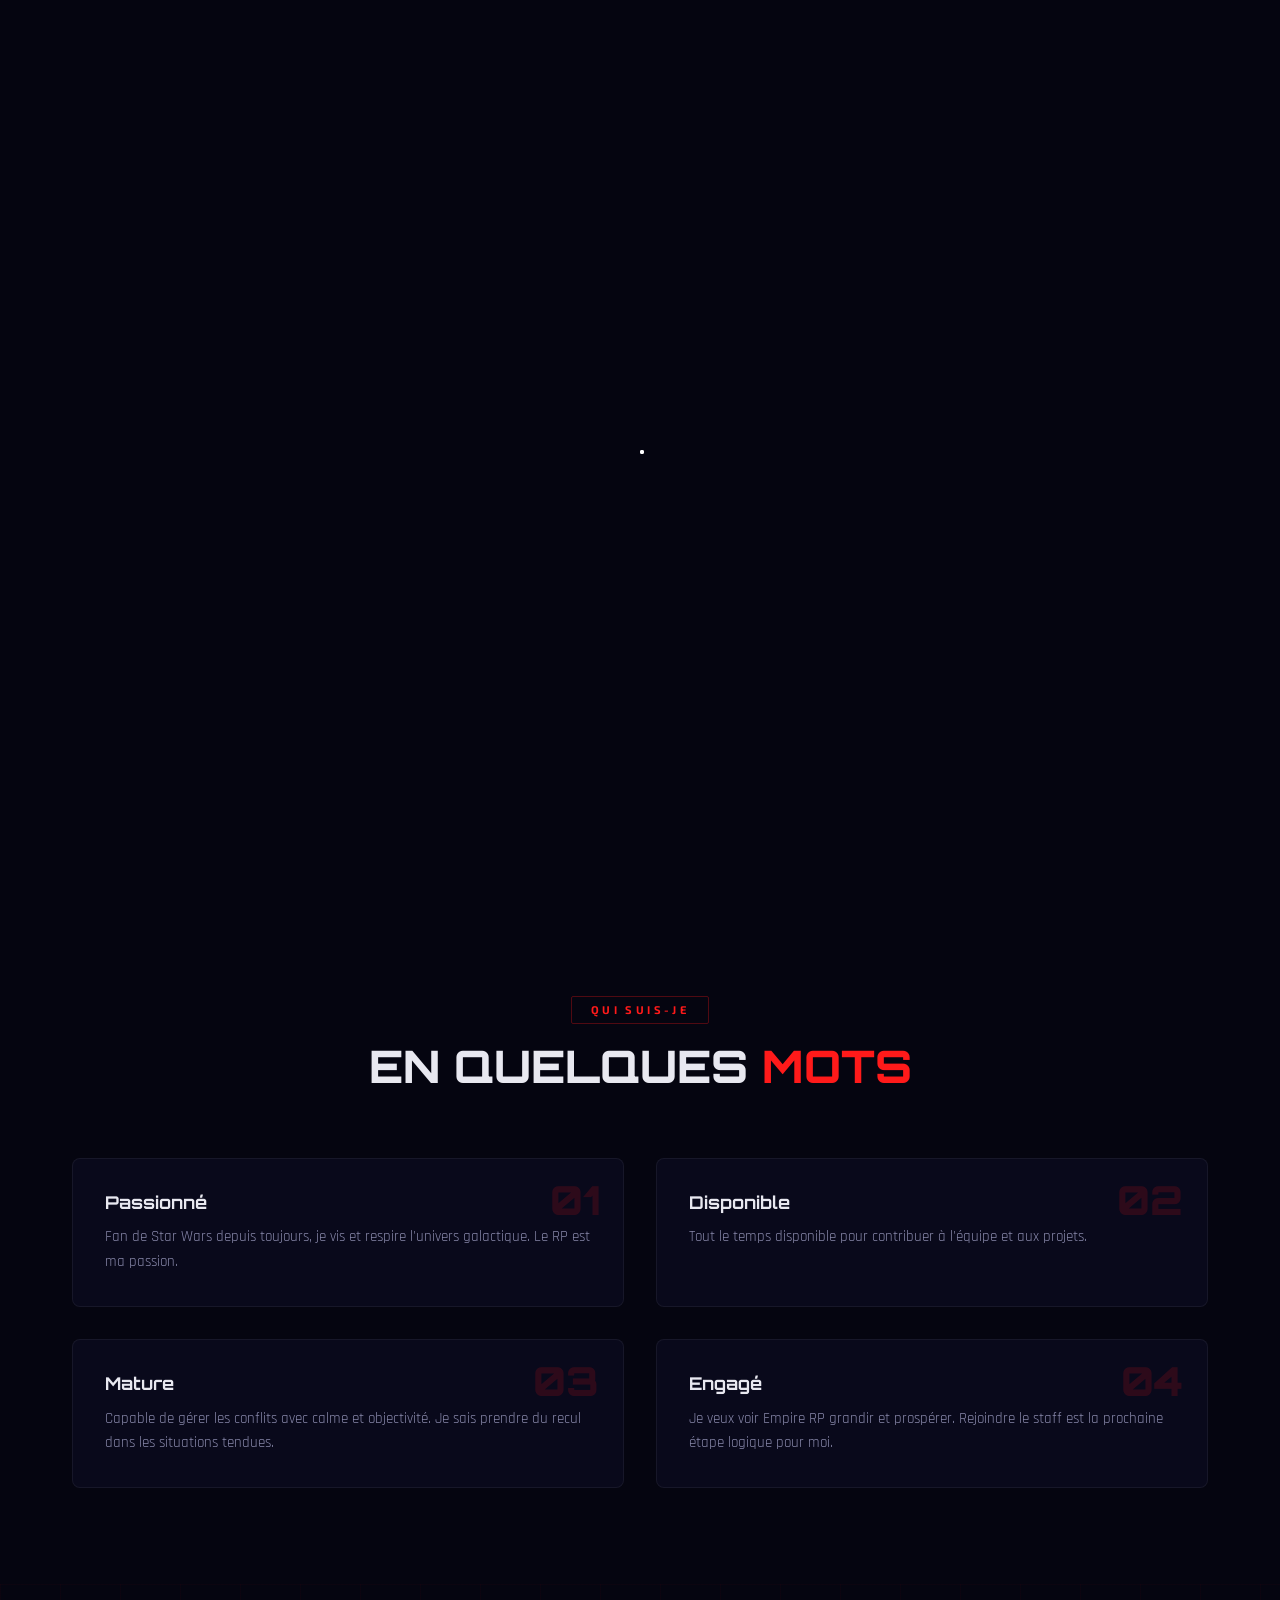
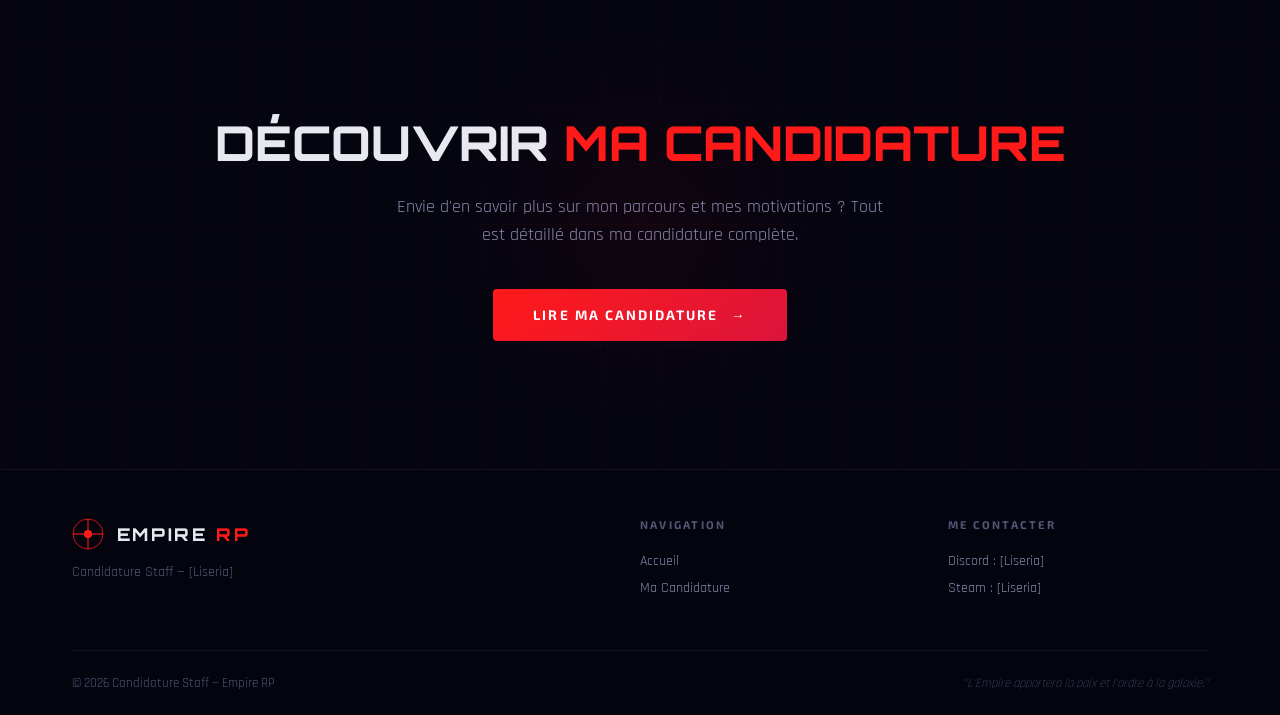
<file: index.html>
<!DOCTYPE html>
<html lang="fr">
<head>
    <meta charset="UTF-8">
    <meta name="viewport" content="width=device-width, initial-scale=1.0">
    <title>Ma Candidature Staff — Empire RP</title>
    <link rel="stylesheet" href="css/style.css">
    <link rel="stylesheet" href="css/animations.css">
    <link href="https://fonts.googleapis.com/css2?family=Orbitron:wght@400;500;600;700;800;900&family=Rajdhani:wght@300;400;500;600;700&family=Exo+2:wght@300;400;500;600;700&display=swap" rel="stylesheet">
</head>
<body>
    <!-- Starfield Background -->
    <canvas id="starfield"></canvas>

    <!-- Hyperdrive Overlay (on load) -->
    <div class="hyperdrive-overlay" id="hyperdrive">
        <div class="hyperdrive-lines"></div>
        <div class="hyperdrive-text">EMPIRE RP</div>
    </div>

    <!-- Navigation -->
    <nav class="nav-hologram" id="navbar">
        <div class="nav-container">
            <div class="nav-logo">
                <div class="logo-hex">
                    <svg viewBox="0 0 60 60" class="imperial-logo">
                        <circle cx="30" cy="30" r="28" fill="none" stroke="currentColor" stroke-width="1.5"/>
                        <circle cx="30" cy="30" r="8" fill="currentColor"/>
                        <line x1="30" y1="2" x2="30" y2="22" stroke="currentColor" stroke-width="2"/>
                        <line x1="30" y1="38" x2="30" y2="58" stroke="currentColor" stroke-width="2"/>
                        <line x1="2" y1="30" x2="22" y2="30" stroke="currentColor" stroke-width="2"/>
                        <line x1="38" y1="30" x2="58" y2="30" stroke="currentColor" stroke-width="2"/>
                        <line x1="10" y1="10" x2="22" y2="22" stroke="currentColor" stroke-width="1.5"/>
                        <line x1="38" y1="38" x2="50" y2="50" stroke="currentColor" stroke-width="1.5"/>
                        <line x1="50" y1="10" x2="38" y2="22" stroke="currentColor" stroke-width="1.5"/>
                        <line x1="22" y1="38" x2="10" y2="50" stroke="currentColor" stroke-width="1.5"/>
                    </svg>
                </div>
                <span class="logo-text">EMPIRE <span class="rp-accent">RP</span></span>
            </div>
            <div class="nav-links">
                <a href="index.html" class="nav-link active" data-text="ACCUEIL">
                    <span class="link-inner">ACCUEIL</span>
                    <div class="link-glow"></div>
                </a>
                <a href="candidature.html" class="nav-link cta-link" data-text="MA CANDIDATURE">
                    <span class="link-inner">MA CANDIDATURE</span>
                    <div class="link-glow"></div>
                    <div class="cta-pulse"></div>
                </a>
            </div>
            <div class="nav-burger" id="burger">
                <span></span><span></span><span></span>
            </div>
        </div>
        <div class="nav-scan-line"></div>
    </nav>

    <!-- Mobile Menu -->
    <div class="mobile-menu" id="mobileMenu">
        <a href="index.html" class="mobile-link active">ACCUEIL</a>
        <a href="candidature.html" class="mobile-link">MA CANDIDATURE</a>
    </div>

    <!-- Hero Section -->
    <section class="hero">
        <div class="hero-particles" id="heroParticles"></div>
        <div class="hero-content">
            <div class="hero-badge">
                <span class="badge-line"></span>
                <span class="badge-text">CANDIDATURE STAFF — EMPIRE RP</span>
                <span class="badge-line"></span>
            </div>
            <h1 class="hero-title">
                <span class="title-line" data-delay="0">JE SUIS</span>
                <span class="title-line accent" data-delay="1">LISERIA</span>
                <span class="title-line" data-delay="2">FUTUR STAFF</span>
            </h1>
            <p class="hero-subtitle">Passionné par Star Wars et le RP, je souhaite rejoindre l'équipe staff d'Empire RP pour contribuer à la meilleure expérience galactique possible.</p>
            <div class="hero-actions">
                <a href="candidature.html" class="btn-imperial">
                    <span class="btn-text">VOIR MA CANDIDATURE</span>
                    <span class="btn-icon">→</span>
                    <div class="btn-glow"></div>
                </a>
            </div>
        </div>
        <div class="hero-visual">
            <div class="hologram-container">
                <div class="hologram-ring ring-1"></div>
                <div class="hologram-ring ring-2"></div>
                <div class="hologram-ring ring-3"></div>
                <div class="hologram-core">
                    <svg viewBox="0 0 120 120" class="imperial-emblem">
                        <circle cx="60" cy="60" r="55" fill="none" stroke="currentColor" stroke-width="1" opacity="0.5"/>
                        <circle cx="60" cy="60" r="45" fill="none" stroke="currentColor" stroke-width="0.5" opacity="0.3"/>
                        <circle cx="60" cy="60" r="15" fill="currentColor" opacity="0.8"/>
                        <line x1="60" y1="5" x2="60" y2="45" stroke="currentColor" stroke-width="3"/>
                        <line x1="60" y1="75" x2="60" y2="115" stroke="currentColor" stroke-width="3"/>
                        <line x1="5" y1="60" x2="45" y2="60" stroke="currentColor" stroke-width="3"/>
                        <line x1="75" y1="60" x2="115" y2="60" stroke="currentColor" stroke-width="3"/>
                        <line x1="18" y1="18" x2="45" y2="45" stroke="currentColor" stroke-width="2"/>
                        <line x1="75" y1="75" x2="102" y2="102" stroke="currentColor" stroke-width="2"/>
                        <line x1="102" y1="18" x2="75" y2="45" stroke="currentColor" stroke-width="2"/>
                        <line x1="45" y1="75" x2="18" y2="102" stroke="currentColor" stroke-width="2"/>
                    </svg>
                </div>
            </div>
        </div>
        <div class="hero-scroll-indicator">
            <div class="scroll-line"></div>
            <span>SCROLL</span>
        </div>
    </section>

    <!-- About Me Quick Section -->
    <section class="values-section">
        <div class="section-container">
            <div class="section-header" data-aos>
                <span class="section-tag">QUI SUIS-JE</span>
                <h2 class="section-title">EN QUELQUES <span class="accent">MOTS</span></h2>
            </div>
            <div class="values-grid">
                <div class="value-card" data-aos>
                    <div class="value-number">01</div>
                    <h3>Passionné</h3>
                    <p>Fan de Star Wars depuis toujours, je vis et respire l'univers galactique. Le RP est ma passion.</p>
                    <div class="value-line"></div>
                </div>
                <div class="value-card" data-aos>
                    <div class="value-number">02</div>
                    <h3>Disponible</h3>
                    <p>Tout le temps disponible pour contribuer à l'équipe et aux projets.</p>
                    <div class="value-line"></div>
                </div>
                <div class="value-card" data-aos>
                    <div class="value-number">03</div>
                    <h3>Mature</h3>
                    <p>Capable de gérer les conflits avec calme et objectivité. Je sais prendre du recul dans les situations tendues.</p>
                    <div class="value-line"></div>
                </div>
                <div class="value-card" data-aos>
                    <div class="value-number">04</div>
                    <h3>Engagé</h3>
                    <p>Je veux voir Empire RP grandir et prospérer. Rejoindre le staff est la prochaine étape logique pour moi.</p>
                    <div class="value-line"></div>
                </div>
            </div>
        </div>
    </section>

    <!-- CTA Section -->
    <section class="cta-section">
        <div class="cta-bg-effects">
            <div class="cta-grid-lines"></div>
        </div>
        <div class="section-container">
            <div class="cta-content" data-aos>
                <h2 class="cta-title">DÉCOUVRIR <span class="accent">MA CANDIDATURE</span></h2>
                <p class="cta-desc">Envie d'en savoir plus sur mon parcours et mes motivations ? Tout est détaillé dans ma candidature complète.</p>
                <a href="candidature.html" class="btn-imperial large">
                    <span class="btn-text">LIRE MA CANDIDATURE</span>
                    <span class="btn-icon">→</span>
                    <div class="btn-glow"></div>
                </a>
            </div>
        </div>
    </section>

    <!-- Footer -->
    <footer class="footer">
        <div class="footer-container">
            <div class="footer-top">
                <div class="footer-brand">
                    <div class="nav-logo">
                        <div class="logo-hex small">
                            <svg viewBox="0 0 60 60" class="imperial-logo">
                                <circle cx="30" cy="30" r="28" fill="none" stroke="currentColor" stroke-width="1.5"/>
                                <circle cx="30" cy="30" r="8" fill="currentColor"/>
                                <line x1="30" y1="2" x2="30" y2="22" stroke="currentColor" stroke-width="2"/>
                                <line x1="30" y1="38" x2="30" y2="58" stroke="currentColor" stroke-width="2"/>
                                <line x1="2" y1="30" x2="22" y2="30" stroke="currentColor" stroke-width="2"/>
                                <line x1="38" y1="30" x2="58" y2="30" stroke="currentColor" stroke-width="2"/>
                            </svg>
                        </div>
                        <span class="logo-text">EMPIRE <span class="rp-accent">RP</span></span>
                    </div>
                    <p class="footer-tagline">Candidature Staff — [Liseria]</p>
                </div>
                <div class="footer-links-group">
                    <h4>NAVIGATION</h4>
                    <a href="index.html">Accueil</a>
                    <a href="candidature.html">Ma Candidature</a>
                </div>
                <div class="footer-links-group">
                    <h4>ME CONTACTER</h4>
                    <a href="#">Discord : [Liseria]</a>
                    <a href="#">Steam : [Liseria]</a>
                </div>
            </div>
            <div class="footer-bottom">
                <span>&copy; 2026 Candidature Staff — Empire RP</span>
                <span class="footer-quote">"L'Empire apportera la paix et l'ordre à la galaxie."</span>
            </div>
        </div>
    </footer>

    <script src="js/starfield.js"></script>
    <script src="js/main.js"></script>
</body>
</html>
</file>
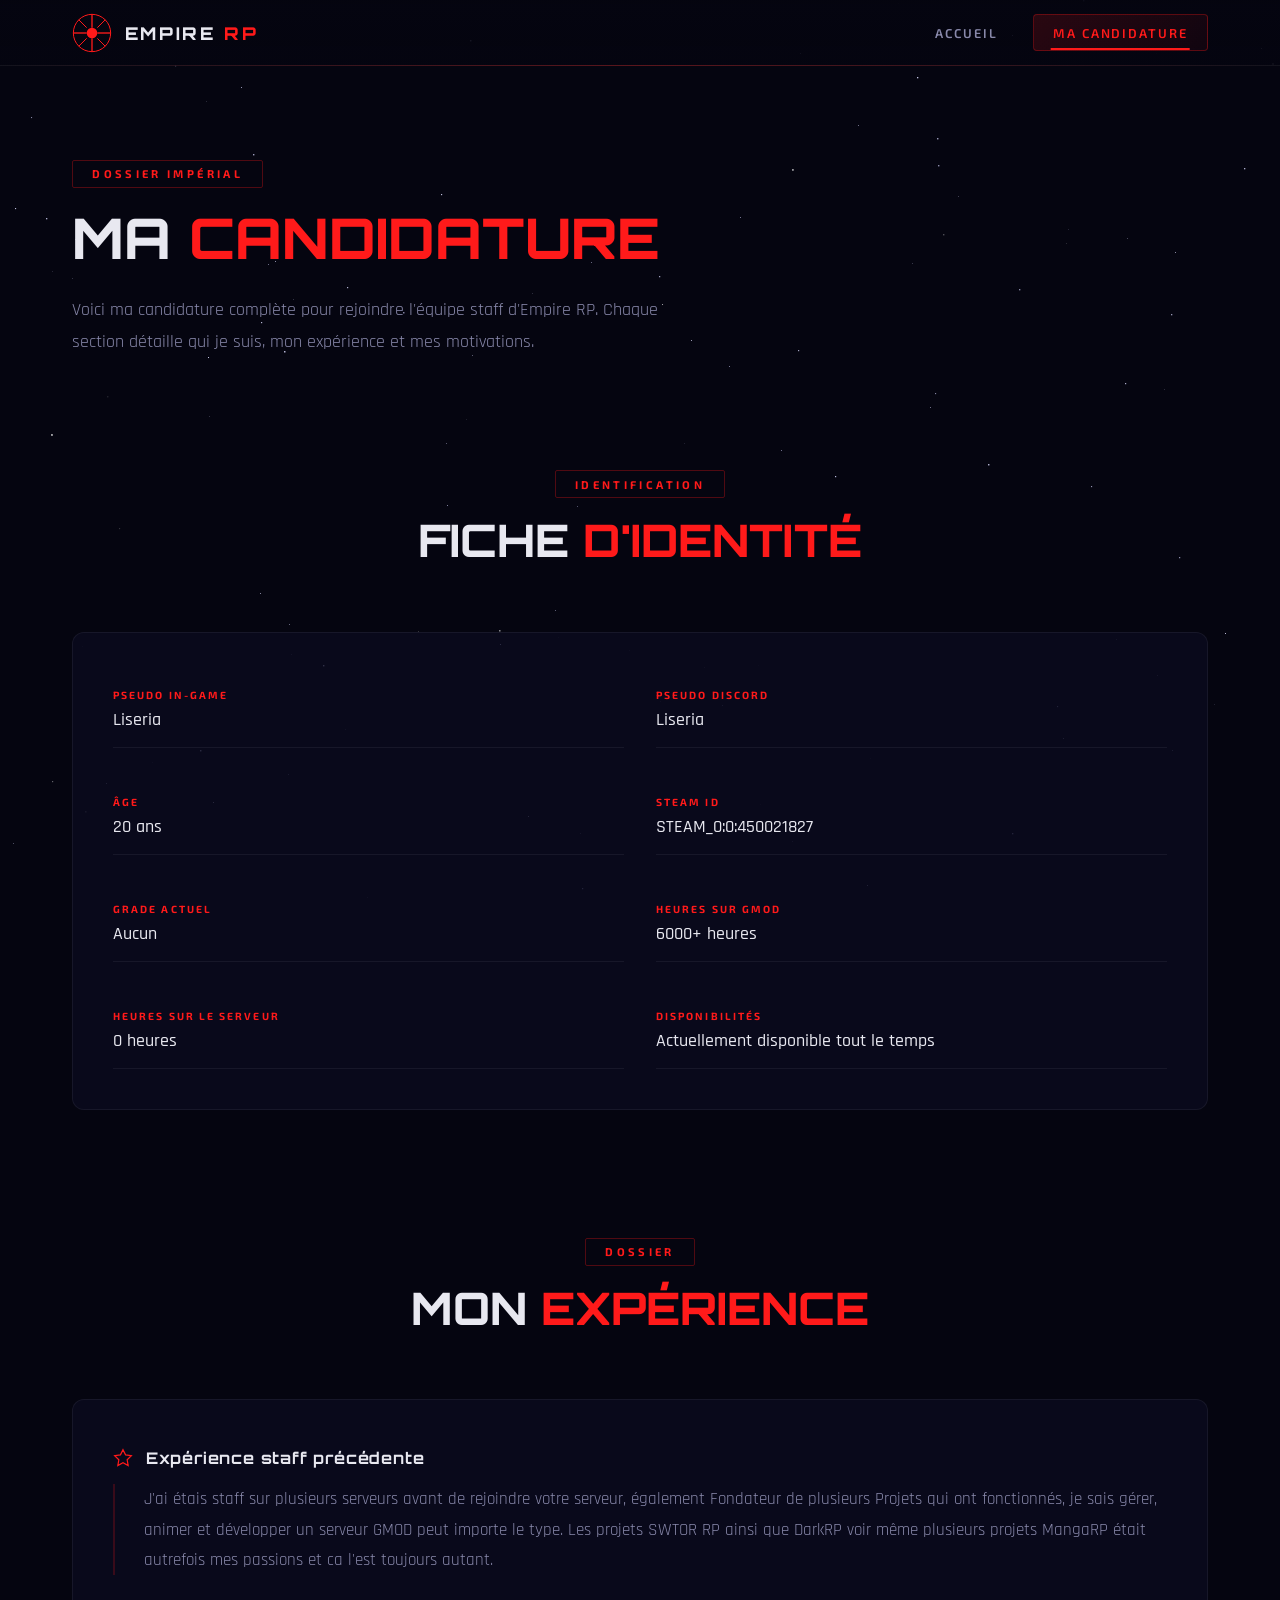
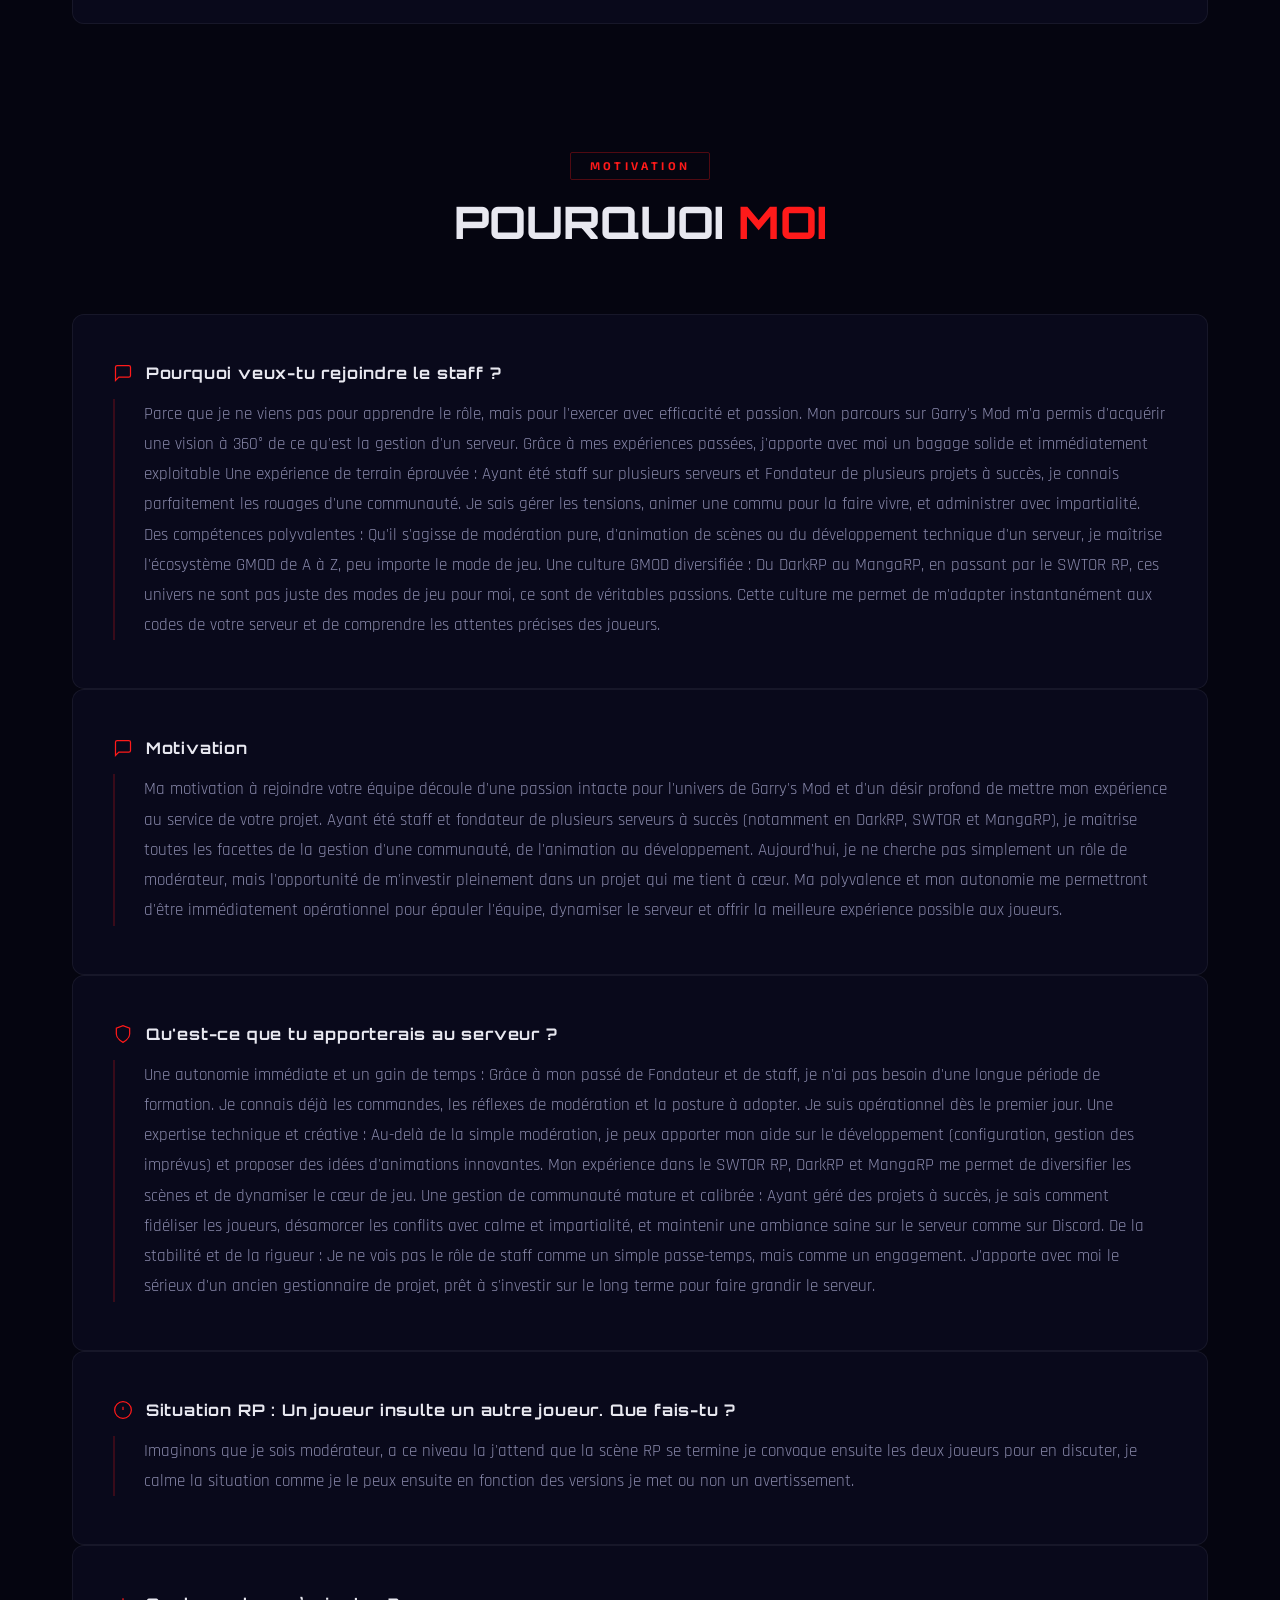
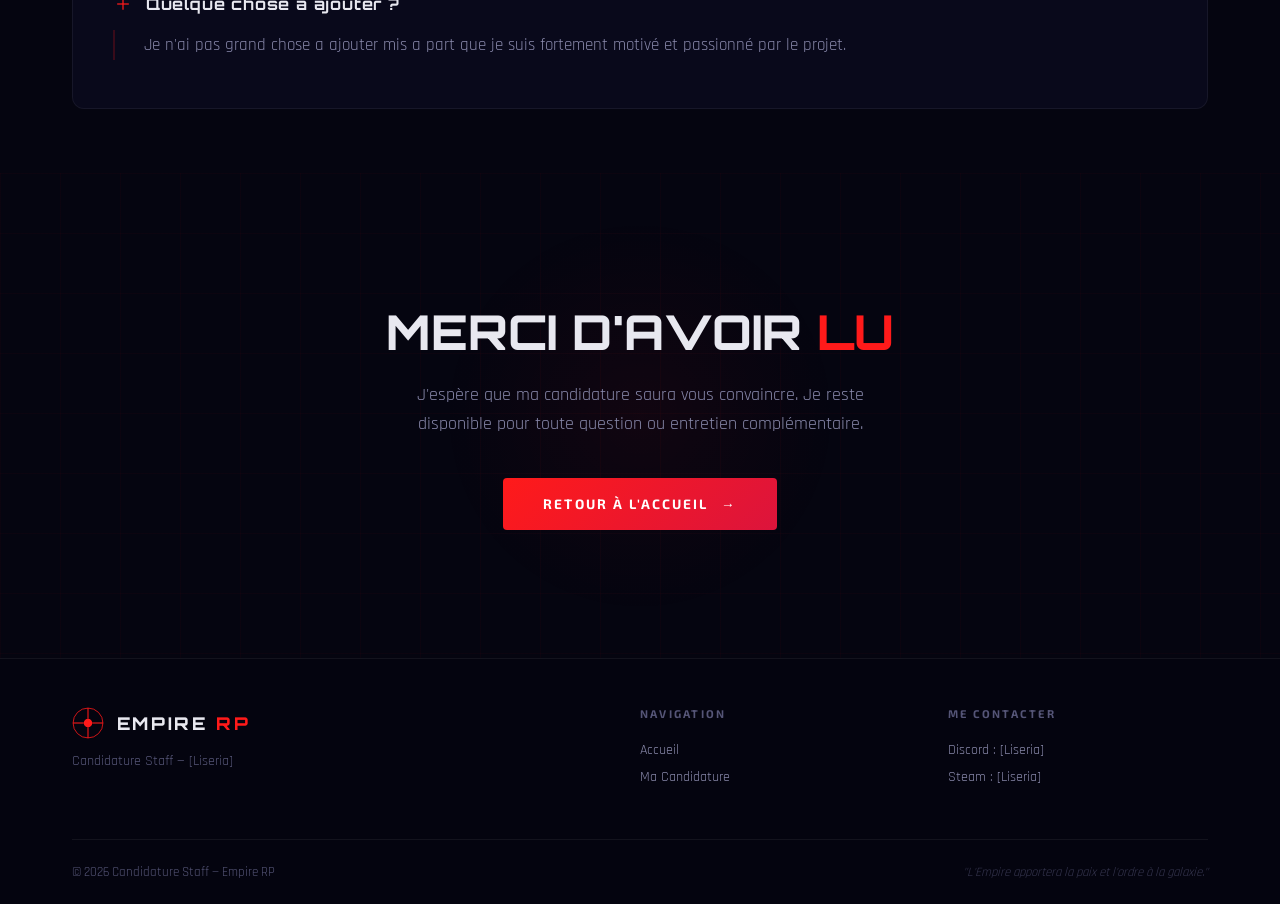
<file: candidature.html>
<!DOCTYPE html>
<html lang="fr">
<head>
    <meta charset="UTF-8">
    <meta name="viewport" content="width=device-width, initial-scale=1.0">
    <title>Ma Candidature — Empire RP</title>
    <link rel="stylesheet" href="css/style.css">
    <link rel="stylesheet" href="css/animations.css">
    <link href="https://fonts.googleapis.com/css2?family=Orbitron:wght@400;500;600;700;800;900&family=Rajdhani:wght@300;400;500;600;700&family=Exo+2:wght@300;400;500;600;700&display=swap" rel="stylesheet">
</head>
<body>
    <canvas id="starfield"></canvas>

    <!-- Navigation -->
    <nav class="nav-hologram" id="navbar">
        <div class="nav-container">
            <div class="nav-logo">
                <div class="logo-hex">
                    <svg viewBox="0 0 60 60" class="imperial-logo">
                        <circle cx="30" cy="30" r="28" fill="none" stroke="currentColor" stroke-width="1.5"/>
                        <circle cx="30" cy="30" r="8" fill="currentColor"/>
                        <line x1="30" y1="2" x2="30" y2="22" stroke="currentColor" stroke-width="2"/>
                        <line x1="30" y1="38" x2="30" y2="58" stroke="currentColor" stroke-width="2"/>
                        <line x1="2" y1="30" x2="22" y2="30" stroke="currentColor" stroke-width="2"/>
                        <line x1="38" y1="30" x2="58" y2="30" stroke="currentColor" stroke-width="2"/>
                        <line x1="10" y1="10" x2="22" y2="22" stroke="currentColor" stroke-width="1.5"/>
                        <line x1="38" y1="38" x2="50" y2="50" stroke="currentColor" stroke-width="1.5"/>
                        <line x1="50" y1="10" x2="38" y2="22" stroke="currentColor" stroke-width="1.5"/>
                        <line x1="22" y1="38" x2="10" y2="50" stroke="currentColor" stroke-width="1.5"/>
                    </svg>
                </div>
                <span class="logo-text">EMPIRE <span class="rp-accent">RP</span></span>
            </div>
            <div class="nav-links">
                <a href="index.html" class="nav-link" data-text="ACCUEIL">
                    <span class="link-inner">ACCUEIL</span>
                    <div class="link-glow"></div>
                </a>
                <a href="candidature.html" class="nav-link cta-link active" data-text="MA CANDIDATURE">
                    <span class="link-inner">MA CANDIDATURE</span>
                    <div class="link-glow"></div>
                    <div class="cta-pulse"></div>
                </a>
            </div>
            <div class="nav-burger" id="burger">
                <span></span><span></span><span></span>
            </div>
        </div>
        <div class="nav-scan-line"></div>
    </nav>

    <div class="mobile-menu" id="mobileMenu">
        <a href="index.html" class="mobile-link">ACCUEIL</a>
        <a href="about.html" class="mobile-link">MON PARCOURS</a>
        <a href="candidature.html" class="mobile-link active">MA CANDIDATURE</a>
    </div>

    <!-- Candidature Hero -->
    <section class="form-hero">
        <div class="section-container">
            <div class="form-hero-content" data-aos>
                <span class="section-tag">DOSSIER IMPÉRIAL</span>
                <h1 class="section-title large">MA <span class="accent">CANDIDATURE</span></h1>
                <p class="about-intro">Voici ma candidature complète pour rejoindre l'équipe staff d'Empire RP. Chaque section détaille qui je suis, mon expérience et mes motivations.</p>
            </div>
        </div>
    </section>

    <!-- Identity Section -->
    <section class="candidature-section">
        <div class="section-container">
            <div class="section-header" data-aos>
                <span class="section-tag">IDENTIFICATION</span>
                <h2 class="section-title">FICHE <span class="accent">D'IDENTITÉ</span></h2>
            </div>
            <div class="candidature-card" data-aos>
                <div class="candidature-grid">
                    <div class="info-item">
                        <div class="info-label">PSEUDO IN-GAME</div>
                        <div class="info-value">Liseria</div>
                    </div>
                    <div class="info-item">
                        <div class="info-label">PSEUDO DISCORD</div>
                        <div class="info-value">Liseria</div>
                    </div>
                    <div class="info-item">
                        <div class="info-label">ÂGE</div>
                        <div class="info-value">20 ans</div>
                    </div>
                    <div class="info-item">
                        <div class="info-label">STEAM ID</div>
                        <div class="info-value">STEAM_0:0:450021827</div>
                    </div>
                    <div class="info-item">
                        <div class="info-label">GRADE ACTUEL</div>
                        <div class="info-value">Aucun</div>
                    </div>
                    <div class="info-item">
                        <div class="info-label">HEURES SUR GMOD</div>
                        <div class="info-value">6000+ heures</div>
                    </div>
                    <div class="info-item">
                        <div class="info-label">HEURES SUR LE SERVEUR</div>
                        <div class="info-value">0 heures</div>
                    </div>
                    <div class="info-item">
                        <div class="info-label">DISPONIBILITÉS</div>
                        <div class="info-value">Actuellement disponible tout le temps</div>
                    </div>
                </div>
            </div>
        </div>
    </section>

    <!-- Experience Section -->
    <section class="candidature-section">
        <div class="section-container">
            <div class="section-header" data-aos>
                <span class="section-tag">DOSSIER</span>
                <h2 class="section-title">MON <span class="accent">EXPÉRIENCE</span></h2>
            </div>
            <div class="candidature-card" data-aos>
                <div class="question-block">
                    <h3 class="question-title">
                        <svg viewBox="0 0 24 24" fill="none" stroke="currentColor" stroke-width="1.5" class="question-icon">
                            <polygon points="12 2 15.09 8.26 22 9.27 17 14.14 18.18 21.02 12 17.77 5.82 21.02 7 14.14 2 9.27 8.91 8.26 12 2"/>
                        </svg>
                        Expérience staff précédente
                    </h3>
                    <p class="answer-text">J'ai étais staff sur plusieurs serveurs avant de rejoindre votre serveur, également Fondateur de plusieurs Projets qui ont fonctionnés, je sais gérer, animer et développer un serveur GMOD peut importe le type. Les projets SWTOR RP ainsi que DarkRP voir même plusieurs projets MangaRP était autrefois mes passions et ca l'est toujours autant.</p>
                </div>
            </div>
        </div>
    </section>

    <!-- Motivation Section -->
    <section class="candidature-section">
        <div class="section-container">
            <div class="section-header" data-aos>
                <span class="section-tag">MOTIVATION</span>
                <h2 class="section-title">POURQUOI <span class="accent">MOI</span></h2>
            </div>

            <div class="candidature-card" data-aos>
                <div class="question-block">
                    <h3 class="question-title">
                        <svg viewBox="0 0 24 24" fill="none" stroke="currentColor" stroke-width="1.5" class="question-icon">
                            <path d="M21 15a2 2 0 0 1-2 2H7l-4 4V5a2 2 0 0 1 2-2h14a2 2 0 0 1 2 2z"/>
                        </svg>
                        Pourquoi veux-tu rejoindre le staff ?
                    </h3>
                    <p class="answer-text">Parce que je ne viens pas pour apprendre le rôle, mais pour l'exercer avec efficacité et passion.

                        Mon parcours sur Garry's Mod m'a permis d'acquérir une vision à 360° de ce qu'est la gestion d'un serveur. Grâce à mes expériences passées, j'apporte avec moi un bagage solide et immédiatement exploitable
                    
                        Une expérience de terrain éprouvée : Ayant été staff sur plusieurs serveurs et Fondateur de plusieurs projets à succès, je connais parfaitement les rouages d'une communauté. Je sais gérer les tensions, animer une commu pour la faire vivre, et administrer avec impartialité.

Des compétences polyvalentes : Qu'il s'agisse de modération pure, d'animation de scènes ou du développement technique d'un serveur, je maîtrise l'écosystème GMOD de A à Z, peu importe le mode de jeu.

Une culture GMOD diversifiée : Du DarkRP au MangaRP, en passant par le SWTOR RP, ces univers ne sont pas juste des modes de jeu pour moi, ce sont de véritables passions. Cette culture me permet de m'adapter instantanément aux codes de votre serveur et de comprendre les attentes précises des joueurs.

                    </p>
                </div>
            </div>

                <div class="candidature-card" data-aos>
                <div class="question-block">
                    <h3 class="question-title">
                        <svg viewBox="0 0 24 24" fill="none" stroke="currentColor" stroke-width="1.5" class="question-icon">
                            <path d="M21 15a2 2 0 0 1-2 2H7l-4 4V5a2 2 0 0 1 2-2h14a2 2 0 0 1 2 2z"/>
                        </svg>
                        Motivation
                    </h3>
                    <p class="answer-text">Ma motivation à rejoindre votre équipe découle d'une passion intacte pour l'univers de Garry's Mod et d'un désir profond de mettre mon expérience au service de votre projet. Ayant été staff et fondateur de plusieurs serveurs à succès (notamment en DarkRP, SWTOR et MangaRP), je maîtrise toutes les facettes de la gestion d'une communauté, de l'animation au développement. Aujourd'hui, je ne cherche pas simplement un rôle de modérateur, mais l'opportunité de m'investir pleinement dans un projet qui me tient à cœur. Ma polyvalence et mon autonomie me permettront d'être immédiatement opérationnel pour épauler l'équipe, dynamiser le serveur et offrir la meilleure expérience possible aux joueurs.</p>
                </div>
            </div>

            <div class="candidature-card" data-aos>
                <div class="question-block">
                    <h3 class="question-title">
                        <svg viewBox="0 0 24 24" fill="none" stroke="currentColor" stroke-width="1.5" class="question-icon">
                            <path d="M12 22s8-4 8-10V5l-8-3-8 3v7c0 6 8 10 8 10z"/>
                        </svg>
                        Qu'est-ce que tu apporterais au serveur ?
                    </h3>
                    <p class="answer-text">Une autonomie immédiate et un gain de temps : Grâce à mon passé de Fondateur et de staff, je n'ai pas besoin d'une longue période de formation. Je connais déjà les commandes, les réflexes de modération et la posture à adopter. Je suis opérationnel dès le premier jour.
                        Une expertise technique et créative : Au-delà de la simple modération, je peux apporter mon aide sur le développement (configuration, gestion des imprévus) et proposer des idées d'animations innovantes. Mon expérience dans le SWTOR RP, DarkRP et MangaRP me permet de diversifier les scènes et de dynamiser le cœur de jeu.
                        Une gestion de communauté mature et calibrée : Ayant géré des projets à succès, je sais comment fidéliser les joueurs, désamorcer les conflits avec calme et impartialité, et maintenir une ambiance saine sur le serveur comme sur Discord.
                        De la stabilité et de la rigueur : Je ne vois pas le rôle de staff comme un simple passe-temps, mais comme un engagement. J'apporte avec moi le sérieux d'un ancien gestionnaire de projet, prêt à s'investir sur le long terme pour faire grandir le serveur.
                    </p>
                </div>
            </div>

            <div class="candidature-card" data-aos>
                <div class="question-block">
                    <h3 class="question-title">
                        <svg viewBox="0 0 24 24" fill="none" stroke="currentColor" stroke-width="1.5" class="question-icon">
                            <circle cx="12" cy="12" r="10"/>
                            <line x1="12" y1="8" x2="12" y2="12"/>
                            <line x1="12" y1="16" x2="12.01" y2="16"/>
                        </svg>
                        Situation RP : Un joueur insulte un autre joueur. Que fais-tu ?
                    </h3>
                    <p class="answer-text">Imaginons que je sois modérateur, a ce niveau la j'attend que la scène RP se termine je convoque ensuite les deux joueurs pour en discuter, je calme la situation comme je le peux ensuite en fonction des versions je met ou non un avertissement.</p>
                </div>
            </div>

            <div class="candidature-card" data-aos>
                <div class="question-block">
                    <h3 class="question-title">
                        <svg viewBox="0 0 24 24" fill="none" stroke="currentColor" stroke-width="1.5" class="question-icon">
                            <line x1="12" y1="5" x2="12" y2="19"/>
                            <line x1="5" y1="12" x2="19" y2="12"/>
                        </svg>
                        Quelque chose à ajouter ?
                    </h3>
                    <p class="answer-text">Je n'ai pas grand chose a ajouter mis a part que je suis fortement motivé et passionné par le projet.</p>
                </div>
            </div>
        </div>
    </section>

    <!-- CTA -->
    <section class="cta-section">
        <div class="cta-bg-effects">
            <div class="cta-grid-lines"></div>
        </div>
        <div class="section-container">
            <div class="cta-content" data-aos>
                <h2 class="cta-title">MERCI D'AVOIR <span class="accent">LU</span></h2>
                <p class="cta-desc">J'espère que ma candidature saura vous convaincre. Je reste disponible pour toute question ou entretien complémentaire.</p>
                <a href="index.html" class="btn-imperial large">
                    <span class="btn-text">RETOUR À L'ACCUEIL</span>
                    <span class="btn-icon">→</span>
                    <div class="btn-glow"></div>
                </a>
            </div>
        </div>
    </section>

    <!-- Footer -->
    <footer class="footer">
        <div class="footer-container">
            <div class="footer-top">
                <div class="footer-brand">
                    <div class="nav-logo">
                        <div class="logo-hex small">
                            <svg viewBox="0 0 60 60" class="imperial-logo">
                                <circle cx="30" cy="30" r="28" fill="none" stroke="currentColor" stroke-width="1.5"/>
                                <circle cx="30" cy="30" r="8" fill="currentColor"/>
                                <line x1="30" y1="2" x2="30" y2="22" stroke="currentColor" stroke-width="2"/>
                                <line x1="30" y1="38" x2="30" y2="58" stroke="currentColor" stroke-width="2"/>
                                <line x1="2" y1="30" x2="22" y2="30" stroke="currentColor" stroke-width="2"/>
                                <line x1="38" y1="30" x2="58" y2="30" stroke="currentColor" stroke-width="2"/>
                            </svg>
                        </div>
                        <span class="logo-text">EMPIRE <span class="rp-accent">RP</span></span>
                    </div>
                    <p class="footer-tagline">Candidature Staff — [Liseria]</p>
                </div>
                <div class="footer-links-group">
                    <h4>NAVIGATION</h4>
                    <a href="index.html">Accueil</a>
                    <a href="candidature.html">Ma Candidature</a>
                </div>
                <div class="footer-links-group">
                    <h4>ME CONTACTER</h4>
                    <a href="#">Discord : [Liseria]</a>
                    <a href="#">Steam : [Liseria]</a>
                </div>
            </div>
            <div class="footer-bottom">
                <span>&copy; 2026 Candidature Staff — Empire RP</span>
                <span class="footer-quote">"L'Empire apportera la paix et l'ordre à la galaxie."</span>
            </div>
        </div>
    </footer>

    <script src="js/starfield.js"></script>
    <script src="js/main.js"></script>
</body>
</html>
</file>
<file: css/style.css>
/* ============================================
   EMPIRE RP — STAR WARS THEMED STAFF APPLICATION
   ============================================ */

:root {
    --bg-primary: #050510;
    --bg-secondary: #0a0a1a;
    --bg-card: rgba(10, 10, 30, 0.8);

    --imperial-red: #ff1a1a;
    --imperial-red-dim: #cc0000;
    --imperial-crimson: #dc143c;
    --imperial-blue: #0066ff;
    --imperial-cyan: #00d4ff;
    --imperial-gold: #ffd700;

    --glow-red: 0 0 20px rgba(255, 26, 26, 0.5), 0 0 40px rgba(255, 26, 26, 0.2);
    --glow-cyan: 0 0 20px rgba(0, 212, 255, 0.5), 0 0 40px rgba(0, 212, 255, 0.2);
    --glow-blue: 0 0 20px rgba(0, 102, 255, 0.5), 0 0 40px rgba(0, 102, 255, 0.2);

    --text-primary: #e8e8f0;
    --text-secondary: #8888aa;
    --text-dim: #555577;

    --font-display: 'Orbitron', sans-serif;
    --font-body: 'Rajdhani', sans-serif;
    --font-ui: 'Exo 2', sans-serif;

    --border-subtle: rgba(255, 255, 255, 0.06);
    --border-glow: rgba(255, 26, 26, 0.3);
}

*, *::before, *::after {
    margin: 0;
    padding: 0;
    box-sizing: border-box;
}

html {
    scroll-behavior: smooth;
    scrollbar-width: thin;
    scrollbar-color: var(--imperial-red) var(--bg-primary);
}

::-webkit-scrollbar { width: 6px; }
::-webkit-scrollbar-track { background: var(--bg-primary); }
::-webkit-scrollbar-thumb {
    background: var(--imperial-red);
    border-radius: 3px;
}

body {
    font-family: var(--font-body);
    background: var(--bg-primary);
    color: var(--text-primary);
    overflow-x: hidden;
    min-height: 100vh;
}

#starfield {
    position: fixed;
    top: 0;
    left: 0;
    width: 100%;
    height: 100%;
    z-index: 0;
    pointer-events: none;
}

.section-container {
    max-width: 1200px;
    margin: 0 auto;
    padding: 0 2rem;
    position: relative;
    z-index: 2;
}

/* ============================================
   HYPERDRIVE INTRO
   ============================================ */
.hyperdrive-overlay {
    position: fixed;
    top: 0;
    left: 0;
    width: 100%;
    height: 100%;
    z-index: 9999;
    background: var(--bg-primary);
    display: flex;
    align-items: center;
    justify-content: center;
    transition: opacity 0.8s ease, visibility 0.8s ease;
}

.hyperdrive-overlay.hidden {
    opacity: 0;
    visibility: hidden;
    pointer-events: none;
}

.hyperdrive-text {
    font-family: var(--font-display);
    font-size: clamp(2rem, 6vw, 5rem);
    font-weight: 900;
    color: var(--imperial-red);
    letter-spacing: 0.3em;
    animation: hyperText 2.5s ease-in-out forwards;
}

.hyperdrive-lines {
    position: absolute;
    top: 0;
    left: 0;
    width: 100%;
    height: 100%;
    overflow: hidden;
}

.hyperdrive-lines::before,
.hyperdrive-lines::after {
    content: '';
    position: absolute;
    top: 50%;
    left: 50%;
    width: 4px;
    height: 4px;
    background: white;
    border-radius: 50%;
    animation: hyperLine 2s ease-in forwards;
}

/* ============================================
   NAVIGATION — HOLOGRAPHIC STYLE
   ============================================ */
.nav-hologram {
    position: fixed;
    top: 0;
    left: 0;
    right: 0;
    z-index: 1000;
    padding: 0;
    transition: all 0.4s cubic-bezier(0.16, 1, 0.3, 1);
}

.nav-hologram::before {
    content: '';
    position: absolute;
    inset: 0;
    background: linear-gradient(180deg, rgba(5, 5, 16, 0.95) 0%, rgba(5, 5, 16, 0.85) 100%);
    border-bottom: 1px solid var(--border-subtle);
}

.nav-hologram.scrolled::before {
    background: linear-gradient(180deg, rgba(5, 5, 16, 0.98) 0%, rgba(5, 5, 16, 0.95) 100%);
    border-bottom-color: var(--border-glow);
    box-shadow: 0 4px 30px rgba(255, 26, 26, 0.05);
}

.nav-container {
    max-width: 1200px;
    margin: 0 auto;
    padding: 0.8rem 2rem;
    display: flex;
    align-items: center;
    justify-content: space-between;
    position: relative;
    z-index: 2;
}

.nav-logo {
    display: flex;
    align-items: center;
    gap: 0.8rem;
    text-decoration: none;
}

.logo-hex {
    width: 40px;
    height: 40px;
    color: var(--imperial-red);
    animation: logoPulse 3s ease-in-out infinite;
}

.logo-hex.small {
    width: 32px;
    height: 32px;
}

.imperial-logo {
    width: 100%;
    height: 100%;
}

.logo-text {
    font-family: var(--font-display);
    font-size: 1.1rem;
    font-weight: 800;
    letter-spacing: 0.15em;
    color: var(--text-primary);
}

.rp-accent {
    color: var(--imperial-red);
}

.nav-links {
    display: flex;
    align-items: center;
    gap: 0.5rem;
}

.nav-link {
    position: relative;
    text-decoration: none;
    font-family: var(--font-ui);
    font-size: 0.8rem;
    font-weight: 600;
    letter-spacing: 0.15em;
    color: var(--text-secondary);
    padding: 0.6rem 1.2rem;
    transition: color 0.3s ease;
    overflow: hidden;
}

.nav-link .link-inner {
    position: relative;
    z-index: 2;
}

.nav-link .link-glow {
    position: absolute;
    bottom: 0;
    left: 50%;
    transform: translateX(-50%);
    width: 0;
    height: 2px;
    background: var(--imperial-red);
    transition: width 0.3s ease;
}

.nav-link:hover .link-glow,
.nav-link.active .link-glow {
    width: 80%;
}

.nav-link:hover,
.nav-link.active {
    color: var(--text-primary);
}

.nav-link.cta-link {
    background: linear-gradient(135deg, rgba(255, 26, 26, 0.15) 0%, rgba(255, 26, 26, 0.05) 100%);
    border: 1px solid rgba(255, 26, 26, 0.3);
    border-radius: 4px;
    margin-left: 0.5rem;
    color: var(--imperial-red);
}

.nav-link.cta-link:hover {
    background: linear-gradient(135deg, rgba(255, 26, 26, 0.25) 0%, rgba(255, 26, 26, 0.1) 100%);
    border-color: rgba(255, 26, 26, 0.5);
    color: #ff4444;
}

.cta-pulse {
    display: none;
}

.nav-scan-line {
    position: absolute;
    bottom: 0;
    left: 0;
    width: 100%;
    height: 1px;
    background: linear-gradient(90deg, transparent 0%, rgba(255, 26, 26, 0.3) 50%, transparent 100%);
}

/* Burger Menu */
.nav-burger {
    display: none;
    flex-direction: column;
    gap: 5px;
    cursor: pointer;
    padding: 5px;
    z-index: 1001;
}

.nav-burger span {
    width: 24px;
    height: 2px;
    background: var(--text-primary);
    transition: all 0.3s ease;
}

.nav-burger.active span:nth-child(1) {
    transform: rotate(45deg) translate(5px, 5px);
}
.nav-burger.active span:nth-child(2) {
    opacity: 0;
}
.nav-burger.active span:nth-child(3) {
    transform: rotate(-45deg) translate(5px, -5px);
}

/* Mobile Menu */
.mobile-menu {
    position: fixed;
    top: 0;
    right: -100%;
    width: 280px;
    height: 100vh;
    background: rgba(5, 5, 16, 0.98);

    z-index: 999;
    display: flex;
    flex-direction: column;
    justify-content: center;
    padding: 2rem;
    gap: 1rem;
    transition: right 0.4s cubic-bezier(0.16, 1, 0.3, 1);
    border-left: 1px solid var(--border-glow);
}

.mobile-menu.active {
    right: 0;
}

.mobile-link {
    font-family: var(--font-display);
    font-size: 1.2rem;
    color: var(--text-secondary);
    text-decoration: none;
    padding: 1rem 0;
    border-bottom: 1px solid var(--border-subtle);
    transition: color 0.3s ease, padding-left 0.3s ease;
    letter-spacing: 0.1em;
}

.mobile-link:hover,
.mobile-link.active {
    color: var(--imperial-red);
    padding-left: 1rem;
}

/* ============================================
   HERO SECTION
   ============================================ */
.hero {
    position: relative;
    min-height: 100vh;
    display: flex;
    align-items: center;
    justify-content: center;
    padding: 8rem 2rem 4rem;
    overflow: hidden;
}

.hero-particles {
    position: absolute;
    inset: 0;
    z-index: 0;
}

.hero-content {
    position: relative;
    z-index: 2;
    max-width: 700px;
    text-align: center;
}

.hero-badge {
    display: inline-flex;
    align-items: center;
    gap: 1rem;
    margin-bottom: 2rem;
    opacity: 0;
    animation: fadeInUp 0.8s 2.8s forwards;
}

.badge-line {
    width: 40px;
    height: 1px;
    background: linear-gradient(90deg, transparent, var(--imperial-red));
}

.badge-text {
    font-family: var(--font-ui);
    font-size: 0.75rem;
    letter-spacing: 0.3em;
    color: var(--imperial-red);
    font-weight: 600;
}

.hero-title {
    font-family: var(--font-display);
    font-size: clamp(2.5rem, 7vw, 5rem);
    font-weight: 900;
    line-height: 1.1;
    margin-bottom: 1.5rem;
}

.title-line {
    display: block;
    opacity: 0;
    animation: titleReveal 0.8s forwards;
    animation-delay: calc(3s + var(--delay, 0) * 0.2s);
}

.title-line[data-delay="0"] { --delay: 0; }
.title-line[data-delay="1"] { --delay: 1; }
.title-line[data-delay="2"] { --delay: 2; }

.title-line.accent {
    color: var(--imperial-red);
}

.hero-subtitle {
    font-family: var(--font-body);
    font-size: 1.15rem;
    color: var(--text-secondary);
    line-height: 1.7;
    margin-bottom: 2.5rem;
    max-width: 550px;
    margin-left: auto;
    margin-right: auto;
    opacity: 0;
    animation: fadeInUp 0.8s 3.8s forwards;
}

.hero-actions {
    display: flex;
    gap: 1rem;
    justify-content: center;
    flex-wrap: wrap;
    opacity: 0;
    animation: fadeInUp 0.8s 4s forwards;
}

/* Imperial Button */
.btn-imperial {
    position: relative;
    display: inline-flex;
    align-items: center;
    gap: 0.8rem;
    padding: 0.9rem 2rem;
    font-family: var(--font-ui);
    font-size: 0.8rem;
    font-weight: 700;
    letter-spacing: 0.15em;
    color: white;
    background: linear-gradient(135deg, var(--imperial-red) 0%, var(--imperial-crimson) 100%);
    border: none;
    border-radius: 4px;
    cursor: pointer;
    text-decoration: none;
    overflow: hidden;
    transition: transform 0.3s ease, box-shadow 0.3s ease;
}

.btn-imperial:hover {
    transform: translateY(-2px);
    box-shadow: var(--glow-red);
}

.btn-imperial .btn-glow {
    position: absolute;
    inset: -2px;
    border-radius: 6px;
    border: 1px solid rgba(255, 26, 26, 0.5);
    opacity: 0;
    transition: opacity 0.3s ease;
}

.btn-imperial:hover .btn-glow {
    opacity: 1;
}

.btn-imperial.large {
    padding: 1.1rem 2.5rem;
    font-size: 0.85rem;
}

.btn-ghost {
    display: inline-flex;
    align-items: center;
    gap: 0.5rem;
    padding: 0.9rem 2rem;
    font-family: var(--font-ui);
    font-size: 0.8rem;
    font-weight: 600;
    letter-spacing: 0.15em;
    color: var(--text-secondary);
    background: transparent;
    border: 1px solid var(--border-subtle);
    border-radius: 4px;
    cursor: pointer;
    text-decoration: none;
    transition: all 0.3s ease;
}

.btn-ghost:hover {
    color: var(--text-primary);
    border-color: rgba(255, 255, 255, 0.2);
    background: rgba(255, 255, 255, 0.03);
}

/* Hero Visual - Hologram */
.hero-visual {
    position: absolute;
    right: -5%;
    top: 50%;
    transform: translateY(-50%);
    width: 500px;
    height: 500px;
    opacity: 0.15;
    z-index: 1;
}

.hologram-container {
    position: relative;
    width: 100%;
    height: 100%;
    display: flex;
    align-items: center;
    justify-content: center;
}

.hologram-ring {
    position: absolute;
    border-radius: 50%;
    border: 1px solid var(--imperial-red);
    opacity: 0.4;
}

.ring-1 {
    width: 300px;
    height: 300px;
}
.ring-2 {
    width: 220px;
    height: 220px;
    border-style: dashed;
}
.ring-3 {
    width: 380px;
    height: 380px;
    border-width: 0.5px;
    opacity: 0.2;
}

.hologram-core {
    width: 120px;
    height: 120px;
    color: var(--imperial-red);
}

.imperial-emblem {
    width: 100%;
    height: 100%;
}

/* Scroll Indicator */
.hero-scroll-indicator {
    position: absolute;
    bottom: 2rem;
    left: 50%;
    transform: translateX(-50%);
    display: flex;
    flex-direction: column;
    align-items: center;
    gap: 0.5rem;
    opacity: 0;
    animation: fadeInUp 0.8s 4.5s forwards;
}

.scroll-line {
    width: 1px;
    height: 40px;
    background: linear-gradient(180deg, var(--imperial-red), transparent);
}

.hero-scroll-indicator span {
    font-family: var(--font-ui);
    font-size: 0.6rem;
    letter-spacing: 0.3em;
    color: var(--text-dim);
}

/* ============================================
   STATS SECTION
   ============================================ */
.stats-section {
    position: relative;
    z-index: 2;
    padding: 5rem 0;
}

.stats-grid {
    display: grid;
    grid-template-columns: repeat(4, 1fr);
    gap: 1.5rem;
}

.stat-card {
    position: relative;
    background: var(--bg-card);
    border: 1px solid var(--border-subtle);
    border-radius: 8px;
    padding: 2rem 1.5rem;
    text-align: center;
    transition: all 0.4s ease;
    overflow: hidden;
}

.stat-card::before {
    content: '';
    position: absolute;
    top: 0;
    left: 0;
    right: 0;
    height: 2px;
    background: linear-gradient(90deg, transparent, var(--imperial-red), transparent);
    opacity: 0;
    transition: opacity 0.4s ease;
}

.stat-card:hover::before {
    opacity: 1;
}

.stat-card:hover {
    border-color: var(--border-glow);
    transform: translateY(-4px);
}

.stat-icon {
    width: 40px;
    height: 40px;
    margin: 0 auto 1rem;
    color: var(--imperial-red);
    opacity: 0.7;
}

.stat-icon svg {
    width: 100%;
    height: 100%;
}

.stat-number {
    font-family: var(--font-display);
    font-size: 2.5rem;
    font-weight: 900;
    color: var(--text-primary);
    margin-bottom: 0.5rem;
}

.stat-label {
    font-family: var(--font-ui);
    font-size: 0.7rem;
    letter-spacing: 0.2em;
    color: var(--text-dim);
    font-weight: 600;
}

.stat-glow {
    position: absolute;
    bottom: -50%;
    left: 50%;
    transform: translateX(-50%);
    width: 100px;
    height: 100px;
    background: radial-gradient(circle, rgba(255, 26, 26, 0.15), transparent);
    border-radius: 50%;
    opacity: 0;
    transition: opacity 0.4s ease;
}

.stat-card:hover .stat-glow {
    opacity: 1;
}

/* ============================================
   RANKS SECTION
   ============================================ */
.ranks-section {
    position: relative;
    z-index: 2;
    padding: 6rem 0;
}

.section-header {
    text-align: center;
    margin-bottom: 4rem;
}

.section-tag {
    display: inline-block;
    font-family: var(--font-ui);
    font-size: 0.7rem;
    font-weight: 700;
    letter-spacing: 0.3em;
    color: var(--imperial-red);
    margin-bottom: 1rem;
    padding: 0.4rem 1.2rem;
    border: 1px solid rgba(255, 26, 26, 0.3);
    border-radius: 2px;
}

.section-title {
    font-family: var(--font-display);
    font-size: clamp(1.8rem, 4vw, 2.8rem);
    font-weight: 800;
    line-height: 1.2;
    margin-bottom: 1rem;
}

.section-title.large {
    font-size: clamp(2.2rem, 5vw, 3.5rem);
}

.accent {
    color: var(--imperial-red);
}

.section-desc {
    font-size: 1.05rem;
    color: var(--text-secondary);
    max-width: 500px;
    margin: 0 auto;
    line-height: 1.6;
}

.ranks-grid {
    display: grid;
    grid-template-columns: repeat(3, 1fr);
    gap: 2rem;
}

.rank-card {
    position: relative;
    background: var(--bg-card);
    border: 1px solid var(--border-subtle);
    border-radius: 12px;
    padding: 2.5rem 2rem;
    text-align: center;
    transition: all 0.5s cubic-bezier(0.16, 1, 0.3, 1);
    overflow: hidden;
}

.rank-card::before {
    content: '';
    position: absolute;
    top: 0;
    left: 50%;
    transform: translateX(-50%);
    width: 60%;
    height: 2px;
    background: linear-gradient(90deg, transparent, var(--imperial-red), transparent);
    opacity: 0;
    transition: opacity 0.5s ease;
}

.rank-card:hover::before,
.rank-card.featured::before {
    opacity: 1;
}

.rank-card:hover {
    transform: translateY(-8px);
    border-color: var(--border-glow);
}

.rank-card.featured {
    border-color: rgba(255, 26, 26, 0.3);
    background: linear-gradient(180deg, rgba(255, 26, 26, 0.08) 0%, var(--bg-card) 100%);
}

.rank-tier {
    font-family: var(--font-ui);
    font-size: 0.65rem;
    font-weight: 700;
    letter-spacing: 0.3em;
    color: var(--imperial-red);
    margin-bottom: 1.5rem;
}

.rank-icon-wrap {
    width: 60px;
    height: 60px;
    margin: 0 auto 1.5rem;
    position: relative;
}

.rank-hex {
    width: 100%;
    height: 100%;
    background: linear-gradient(135deg, rgba(255, 26, 26, 0.2), rgba(255, 26, 26, 0.05));
    clip-path: polygon(50% 0%, 100% 25%, 100% 75%, 50% 100%, 0% 75%, 0% 25%);
}

.rank-name {
    font-family: var(--font-display);
    font-size: 1.3rem;
    font-weight: 700;
    margin-bottom: 0.8rem;
}

.rank-desc {
    font-size: 0.95rem;
    color: var(--text-secondary);
    line-height: 1.6;
    margin-bottom: 1.5rem;
}

.rank-perks {
    list-style: none;
    text-align: left;
}

.rank-perks li {
    font-family: var(--font-ui);
    font-size: 0.8rem;
    color: var(--text-secondary);
    padding: 0.5rem 0;
    border-bottom: 1px solid var(--border-subtle);
    display: flex;
    align-items: center;
    gap: 0.5rem;
}

.rank-perks li::before {
    content: '▸';
    color: var(--imperial-red);
    font-size: 0.7rem;
}

.rank-card-glow {
    position: absolute;
    bottom: -30%;
    left: 50%;
    transform: translateX(-50%);
    width: 200px;
    height: 200px;
    background: radial-gradient(circle, rgba(255, 26, 26, 0.1), transparent);
    border-radius: 50%;
    pointer-events: none;
}

/* ============================================
   CTA SECTION
   ============================================ */
.cta-section {
    position: relative;
    z-index: 2;
    padding: 8rem 0;
    overflow: hidden;
}

.cta-bg-effects {
    position: absolute;
    inset: 0;
    overflow: hidden;
}

.cta-grid-lines {
    position: absolute;
    inset: 0;
    background-image:
        linear-gradient(rgba(255, 26, 26, 0.03) 1px, transparent 1px),
        linear-gradient(90deg, rgba(255, 26, 26, 0.03) 1px, transparent 1px);
    background-size: 60px 60px;
}

.cta-content {
    text-align: center;
    position: relative;
}

.cta-title {
    font-family: var(--font-display);
    font-size: clamp(1.8rem, 4vw, 3rem);
    font-weight: 800;
    margin-bottom: 1.2rem;
}

.cta-desc {
    font-size: 1.1rem;
    color: var(--text-secondary);
    max-width: 500px;
    margin: 0 auto 2.5rem;
    line-height: 1.6;
}

/* ============================================
   FOOTER
   ============================================ */
.footer {
    position: relative;
    z-index: 2;
    border-top: 1px solid var(--border-subtle);
    background: rgba(5, 5, 16, 0.9);
}

.footer-container {
    max-width: 1200px;
    margin: 0 auto;
    padding: 0 2rem;
}

.footer-top {
    display: grid;
    grid-template-columns: 2fr 1fr 1fr;
    gap: 3rem;
    padding: 3rem 0;
}

.footer-tagline {
    font-size: 0.9rem;
    color: var(--text-dim);
    margin-top: 0.8rem;
}

.footer-links-group h4 {
    font-family: var(--font-ui);
    font-size: 0.7rem;
    font-weight: 700;
    letter-spacing: 0.2em;
    color: var(--text-dim);
    margin-bottom: 1rem;
}

.footer-links-group a {
    display: block;
    font-family: var(--font-body);
    font-size: 0.9rem;
    color: var(--text-secondary);
    text-decoration: none;
    padding: 0.3rem 0;
    transition: color 0.3s ease, padding-left 0.3s ease;
}

.footer-links-group a:hover {
    color: var(--imperial-red);
    padding-left: 0.5rem;
}

.footer-bottom {
    display: flex;
    justify-content: space-between;
    align-items: center;
    padding: 1.5rem 0;
    border-top: 1px solid var(--border-subtle);
    font-size: 0.8rem;
    color: var(--text-dim);
}

.footer-quote {
    font-style: italic;
    color: var(--text-dim);
    opacity: 0.6;
}

/* ============================================
   ABOUT PAGE
   ============================================ */
.about-hero {
    position: relative;
    z-index: 2;
    padding: 10rem 0 4rem;
}

.about-intro {
    font-size: 1.1rem;
    color: var(--text-secondary);
    line-height: 1.8;
    max-width: 600px;
    margin-top: 1.5rem;
}

/* Timeline */
.timeline-section {
    position: relative;
    z-index: 2;
    padding: 6rem 0;
}

.timeline {
    position: relative;
    max-width: 800px;
    margin: 0 auto;
}

.timeline-line {
    position: absolute;
    left: 50%;
    top: 0;
    bottom: 0;
    width: 2px;
    background: linear-gradient(180deg, var(--imperial-red), rgba(255, 26, 26, 0.1));
    transform: translateX(-50%);
}

.timeline-item {
    position: relative;
    width: 50%;
    padding: 1.5rem;
    margin-bottom: 2rem;
}

.timeline-item.left {
    padding-right: 3rem;
    text-align: right;
}

.timeline-item.right {
    margin-left: 50%;
    padding-left: 3rem;
}

.timeline-dot {
    position: absolute;
    width: 14px;
    height: 14px;
    background: var(--imperial-red);
    border-radius: 50%;
    box-shadow: 0 0 15px rgba(255, 26, 26, 0.5);
    top: 2rem;
}

.timeline-item.left .timeline-dot {
    right: -7px;
}

.timeline-item.right .timeline-dot {
    left: -7px;
}

.timeline-card {
    background: var(--bg-card);
    border: 1px solid var(--border-subtle);
    border-radius: 8px;
    padding: 1.5rem;
    transition: all 0.4s ease;
}

.timeline-card:hover {
    border-color: var(--border-glow);
    transform: translateY(-4px);
}

.timeline-date {
    font-family: var(--font-ui);
    font-size: 0.65rem;
    font-weight: 700;
    letter-spacing: 0.3em;
    color: var(--imperial-red);
}

.timeline-card h3 {
    font-family: var(--font-display);
    font-size: 1.1rem;
    margin: 0.5rem 0;
}

.timeline-card p {
    font-size: 0.9rem;
    color: var(--text-secondary);
    line-height: 1.6;
}

/* Values */
.values-section {
    position: relative;
    z-index: 2;
    padding: 6rem 0;
}

.values-grid {
    display: grid;
    grid-template-columns: repeat(2, 1fr);
    gap: 2rem;
}

.value-card {
    position: relative;
    background: var(--bg-card);
    border: 1px solid var(--border-subtle);
    border-radius: 8px;
    padding: 2rem;
    transition: all 0.4s ease;
    overflow: hidden;
}

.value-card:hover {
    border-color: var(--border-glow);
    transform: translateY(-4px);
}

.value-number {
    font-family: var(--font-display);
    font-size: 2.5rem;
    font-weight: 900;
    color: var(--imperial-red);
    opacity: 0.15;
    position: absolute;
    top: 1rem;
    right: 1.5rem;
}

.value-card h3 {
    font-family: var(--font-display);
    font-size: 1.1rem;
    margin-bottom: 0.8rem;
}

.value-card p {
    font-size: 0.95rem;
    color: var(--text-secondary);
    line-height: 1.6;
}

.value-line {
    position: absolute;
    bottom: 0;
    left: 0;
    width: 0;
    height: 2px;
    background: var(--imperial-red);
    box-shadow: var(--glow-red);
    transition: width 0.5s ease;
}

.value-card:hover .value-line {
    width: 100%;
}

/* ============================================
   CANDIDATURE FORM
   ============================================ */
.form-hero {
    position: relative;
    z-index: 2;
    padding: 10rem 0 3rem;
}

.form-section {
    position: relative;
    z-index: 2;
    padding: 2rem 0 6rem;
}

.imperial-form {
    max-width: 800px;
    margin: 0 auto;
}

/* Progress Steps */
.form-progress {
    display: flex;
    align-items: center;
    justify-content: center;
    gap: 0;
    margin-bottom: 3rem;
}

.progress-step {
    display: flex;
    flex-direction: column;
    align-items: center;
    gap: 0.5rem;
    flex-shrink: 0;
}

.step-number {
    width: 45px;
    height: 45px;
    display: flex;
    align-items: center;
    justify-content: center;
    font-family: var(--font-display);
    font-size: 0.8rem;
    font-weight: 700;
    border: 2px solid var(--border-subtle);
    border-radius: 50%;
    color: var(--text-dim);
    transition: all 0.4s ease;
    background: var(--bg-secondary);
}

.progress-step.active .step-number,
.progress-step.completed .step-number {
    border-color: var(--imperial-red);
    color: var(--imperial-red);
    box-shadow: 0 0 15px rgba(255, 26, 26, 0.3);
    background: rgba(255, 26, 26, 0.1);
}

.progress-step.completed .step-number {
    background: var(--imperial-red);
    color: white;
}

.step-label {
    font-family: var(--font-ui);
    font-size: 0.65rem;
    letter-spacing: 0.15em;
    color: var(--text-dim);
    font-weight: 600;
    transition: color 0.4s ease;
}

.progress-step.active .step-label {
    color: var(--text-primary);
}

.progress-line {
    width: 80px;
    height: 2px;
    background: var(--border-subtle);
    margin: 0 1rem;
    margin-bottom: 1.5rem;
    position: relative;
    overflow: hidden;
}

.progress-fill {
    position: absolute;
    left: 0;
    top: 0;
    height: 100%;
    width: 0;
    background: var(--imperial-red);
    box-shadow: var(--glow-red);
    transition: width 0.5s ease;
}

/* Form Steps */
.form-step {
    display: none;
    animation: stepFadeIn 0.5s ease forwards;
}

.form-step.active {
    display: block;
}

.step-header {
    text-align: center;
    margin-bottom: 2.5rem;
}

.step-icon {
    width: 50px;
    height: 50px;
    margin: 0 auto 1rem;
    color: var(--imperial-red);
    opacity: 0.7;
}

.step-icon svg {
    width: 100%;
    height: 100%;
}

.step-header h2 {
    font-family: var(--font-display);
    font-size: 1.3rem;
    margin-bottom: 0.5rem;
}

.step-header p {
    font-size: 0.9rem;
    color: var(--text-dim);
}

/* Form Grid */
.form-grid {
    display: grid;
    grid-template-columns: 1fr 1fr;
    gap: 1.5rem;
}

.form-group.full {
    grid-column: 1 / -1;
}

.form-label {
    display: flex;
    align-items: center;
    gap: 0.3rem;
    margin-bottom: 0.5rem;
}

.label-text {
    font-family: var(--font-ui);
    font-size: 0.7rem;
    font-weight: 600;
    letter-spacing: 0.15em;
    color: var(--text-secondary);
}

.label-required {
    color: var(--imperial-red);
    font-size: 0.8rem;
}

.input-wrap {
    position: relative;
}

.form-input {
    width: 100%;
    padding: 0.9rem 1.2rem;
    font-family: var(--font-body);
    font-size: 0.95rem;
    color: var(--text-primary);
    background: rgba(10, 10, 30, 0.6);
    border: 1px solid var(--border-subtle);
    border-radius: 6px;
    outline: none;
    transition: all 0.3s ease;
}

.form-input::placeholder {
    color: var(--text-dim);
}

.form-input:focus {
    border-color: var(--imperial-red);
}

.input-glow {
    position: absolute;
    inset: -1px;
    border-radius: 7px;
    border: 1px solid transparent;
    pointer-events: none;
    transition: border-color 0.3s ease, box-shadow 0.3s ease;
}

.form-input:focus ~ .input-glow {
    border-color: rgba(255, 26, 26, 0.3);
    box-shadow: 0 0 15px rgba(255, 26, 26, 0.1);
}

.input-border {
    position: absolute;
    bottom: 0;
    left: 50%;
    transform: translateX(-50%);
    width: 0;
    height: 2px;
    background: var(--imperial-red);
    border-radius: 1px;
    transition: width 0.3s ease;
    pointer-events: none;
}

.form-input:focus ~ .input-border {
    width: 100%;
}

.form-textarea {
    resize: vertical;
    min-height: 100px;
}

.form-select {
    appearance: none;
    cursor: pointer;
    background-image: url("data:image/svg+xml,%3Csvg xmlns='http://www.w3.org/2000/svg' width='12' height='12' viewBox='0 0 24 24' fill='none' stroke='%23888' stroke-width='2'%3E%3Cpolyline points='6 9 12 15 18 9'/%3E%3C/svg%3E");
    background-repeat: no-repeat;
    background-position: right 1rem center;
}

.form-select option {
    background: var(--bg-secondary);
    color: var(--text-primary);
}

/* Checkbox */
.availability-grid {
    display: flex;
    flex-wrap: wrap;
    gap: 0.8rem;
}

.checkbox-imperial {
    display: flex;
    align-items: center;
    gap: 0.5rem;
    cursor: pointer;
    font-family: var(--font-ui);
    font-size: 0.8rem;
    color: var(--text-secondary);
    padding: 0.5rem 1rem;
    border: 1px solid var(--border-subtle);
    border-radius: 4px;
    transition: all 0.3s ease;
}

.checkbox-imperial:hover {
    border-color: rgba(255, 26, 26, 0.3);
}

.checkbox-imperial input {
    display: none;
}

.checkbox-custom {
    width: 16px;
    height: 16px;
    border: 1.5px solid var(--text-dim);
    border-radius: 3px;
    position: relative;
    transition: all 0.3s ease;
    flex-shrink: 0;
}

.checkbox-imperial input:checked ~ .checkbox-custom {
    border-color: var(--imperial-red);
    background: var(--imperial-red);
    box-shadow: 0 0 8px rgba(255, 26, 26, 0.4);
}

.checkbox-imperial input:checked ~ .checkbox-custom::after {
    content: '✓';
    position: absolute;
    top: 50%;
    left: 50%;
    transform: translate(-50%, -50%);
    color: white;
    font-size: 0.6rem;
    font-weight: bold;
}

.checkbox-imperial input:checked ~ span:last-child {
    color: var(--text-primary);
}

/* Form Navigation */
.form-nav {
    display: flex;
    justify-content: space-between;
    align-items: center;
    margin-top: 2.5rem;
    padding-top: 1.5rem;
    border-top: 1px solid var(--border-subtle);
}

/* Success State */
.form-success {
    display: none;
    text-align: center;
    padding: 4rem 2rem;
}

.form-success.active {
    display: block;
    animation: successReveal 0.8s ease forwards;
}

.success-icon {
    width: 80px;
    height: 80px;
    margin: 0 auto 2rem;
    color: #00ff88;
    animation: successPulse 2s ease-in-out infinite;
}

.success-icon svg {
    width: 100%;
    height: 100%;
}

.form-success h2 {
    font-family: var(--font-display);
    font-size: 1.8rem;
    margin-bottom: 1rem;
    color: #00ff88;
    text-shadow: 0 0 20px rgba(0, 255, 136, 0.3);
}

.form-success p {
    font-size: 1rem;
    color: var(--text-secondary);
    line-height: 1.7;
    max-width: 500px;
    margin: 0 auto 2rem;
}

/* ============================================
   RESPONSIVE
   ============================================ */
@media (max-width: 900px) {
    .nav-links {
        display: none;
    }
    .nav-burger {
        display: flex;
    }
    .stats-grid {
        grid-template-columns: repeat(2, 1fr);
    }
    .ranks-grid {
        grid-template-columns: 1fr;
        max-width: 400px;
        margin: 0 auto;
    }
    .hero-visual {
        display: none;
    }
    .footer-top {
        grid-template-columns: 1fr;
        gap: 2rem;
    }
    .footer-bottom {
        flex-direction: column;
        gap: 0.5rem;
        text-align: center;
    }
    .timeline-line {
        left: 20px;
    }
    .timeline-item {
        width: 100%;
        padding-left: 3rem !important;
        padding-right: 1rem !important;
        text-align: left !important;
    }
    .timeline-item.right {
        margin-left: 0;
    }
    .timeline-dot {
        left: 13px !important;
        right: auto !important;
    }
    .values-grid {
        grid-template-columns: 1fr;
    }
    .form-grid {
        grid-template-columns: 1fr;
    }
    .form-progress {
        transform: scale(0.85);
    }
}

@media (max-width: 600px) {
    .stats-grid {
        grid-template-columns: 1fr 1fr;
        gap: 1rem;
    }
    .hero-title {
        font-size: clamp(2rem, 10vw, 3.5rem);
    }
    .section-container {
        padding: 0 1.2rem;
    }
    .form-progress {
        transform: scale(0.7);
    }
    .candidature-grid {
        grid-template-columns: 1fr;
    }
}

/* ============================================
   CANDIDATURE PRESENTATION
   ============================================ */
.candidature-section {
    position: relative;
    z-index: 2;
    padding: 4rem 0;
}

.candidature-card {
    background: var(--bg-card);
    border: 1px solid var(--border-subtle);
    border-radius: 12px;
    padding: 2.5rem;
    transition: border-color 0.4s ease;
}

.candidature-card:hover {
    border-color: var(--border-glow);
}

.candidature-grid {
    display: grid;
    grid-template-columns: repeat(2, 1fr);
    gap: 2rem;
}

.info-item {
    padding: 1rem 0;
    border-bottom: 1px solid var(--border-subtle);
}

.info-label {
    font-family: var(--font-ui);
    font-size: 0.65rem;
    font-weight: 700;
    letter-spacing: 0.2em;
    color: var(--imperial-red);
    margin-bottom: 0.5rem;
}

.info-value {
    font-family: var(--font-body);
    font-size: 1.1rem;
    color: var(--text-primary);
    font-weight: 500;
}

.question-block {
    padding: 0.5rem 0;
}

.question-block + .question-block {
    margin-top: 2rem;
    padding-top: 2rem;
    border-top: 1px solid var(--border-subtle);
}

.question-title {
    font-family: var(--font-display);
    font-size: 1rem;
    font-weight: 700;
    color: var(--text-primary);
    margin-bottom: 1rem;
    display: flex;
    align-items: center;
    gap: 0.8rem;
    letter-spacing: 0.05em;
}

.question-icon {
    width: 20px;
    height: 20px;
    color: var(--imperial-red);
    flex-shrink: 0;
}

.answer-text {
    font-family: var(--font-body);
    font-size: 1.05rem;
    color: var(--text-secondary);
    line-height: 1.8;
    padding-left: 1.8rem;
    border-left: 2px solid rgba(255, 26, 26, 0.2);
}
</file>
<file: css/animations.css>
/* ============================================
   ANIMATIONS — EMPIRE RP
   ============================================ */

/* Hyperdrive Intro */
@keyframes hyperText {
    0% { opacity: 0; transform: scale(0.3); filter: blur(20px); }
    30% { opacity: 1; transform: scale(1.05); filter: blur(0); }
    70% { opacity: 1; transform: scale(1); }
    100% { opacity: 0; transform: scale(2); filter: blur(10px); }
}

@keyframes hyperLine {
    0% { box-shadow: none; }
    50% {
        box-shadow:
            -200px -100px 0 1px rgba(255,255,255,0.8),
            150px -200px 0 0.5px rgba(255,255,255,0.6),
            -300px 50px 0 1px rgba(255,255,255,0.7),
            200px 150px 0 0.5px rgba(255,255,255,0.5),
            -100px 200px 0 1px rgba(255,255,255,0.6);
    }
    100% {
        box-shadow:
            -2000px -1000px 0 1px rgba(255,255,255,0),
            1500px -2000px 0 0.5px rgba(255,255,255,0),
            -3000px 500px 0 1px rgba(255,255,255,0),
            2000px 1500px 0 0.5px rgba(255,255,255,0),
            -1000px 2000px 0 1px rgba(255,255,255,0);
    }
}

/* Logo Pulse */
@keyframes logoPulse {
    0%, 100% { opacity: 0.85; }
    50% { opacity: 1; }
}

/* Nav Scan Line */
@keyframes scanLine {
    0% { transform: translateX(-100%); }
    100% { transform: translateX(100%); }
}

/* CTA Pulse */
@keyframes ctaPulse {
    0% { opacity: 0.5; transform: scale(1); }
    50% { opacity: 0; transform: scale(1.15); }
    100% { opacity: 0.5; transform: scale(1); }
}

/* Button Glow */
@keyframes btnGlow {
    0%, 100% { box-shadow: 0 0 5px rgba(255, 26, 26, 0.3); }
    50% { box-shadow: 0 0 20px rgba(255, 26, 26, 0.5), 0 0 40px rgba(255, 26, 26, 0.2); }
}

/* Fade In Up */
@keyframes fadeInUp {
    from {
        opacity: 0;
        transform: translateY(30px);
    }
    to {
        opacity: 1;
        transform: translateY(0);
    }
}

/* Title Reveal */
@keyframes titleReveal {
    from {
        opacity: 0;
        transform: translateY(40px) skewY(2deg);
        filter: blur(4px);
    }
    to {
        opacity: 1;
        transform: translateY(0) skewY(0);
        filter: blur(0);
    }
}

/* Ring Rotate */
@keyframes ringRotate {
    from { transform: rotate(0deg); }
    to { transform: rotate(360deg); }
}

/* Core Pulse */
@keyframes corePulse {
    0%, 100% { opacity: 0.6; }
    50% { opacity: 1; }
}

/* Scroll Pulse */
@keyframes scrollPulse {
    0%, 100% { opacity: 0.3; transform: scaleY(1); }
    50% { opacity: 1; transform: scaleY(1.3); }
}

/* Hex Pulse */
@keyframes hexPulse {
    0%, 100% { opacity: 0.6; transform: scale(1); }
    50% { opacity: 1; transform: scale(1.05); }
}

/* Grid Move */
@keyframes gridMove {
    from { background-position: 0 0; }
    to { background-position: 60px 60px; }
}

/* Step Fade In */
@keyframes stepFadeIn {
    from {
        opacity: 0;
        transform: translateX(20px);
    }
    to {
        opacity: 1;
        transform: translateX(0);
    }
}

/* Success Reveal */
@keyframes successReveal {
    from {
        opacity: 0;
        transform: scale(0.9);
    }
    to {
        opacity: 1;
        transform: scale(1);
    }
}

/* Success Pulse */
@keyframes successPulse {
    0%, 100% { opacity: 0.8; }
    50% { opacity: 1; }
}

/* Data AOS (Animate On Scroll) */
[data-aos] {
    opacity: 0;
    transform: translateY(30px);
    transition: opacity 0.6s ease, transform 0.6s ease;
}

[data-aos].visible {
    opacity: 1;
    transform: translateY(0);
}

/* Glitch Effect for text hover */
.glitch-hover {
    position: relative;
}

.glitch-hover:hover {
    animation: glitch 0.3s ease;
}

@keyframes glitch {
    0% { transform: translate(0); }
    20% { transform: translate(-2px, 2px); }
    40% { transform: translate(-2px, -2px); }
    60% { transform: translate(2px, 2px); }
    80% { transform: translate(2px, -2px); }
    100% { transform: translate(0); }
}

/* Floating particles */
@keyframes float {
    0%, 100% { transform: translateY(0) translateX(0); }
    25% { transform: translateY(-20px) translateX(10px); }
    50% { transform: translateY(-10px) translateX(-10px); }
    75% { transform: translateY(-30px) translateX(5px); }
}

/* Scan effect for cards */
.rank-card::after {
    content: '';
    position: absolute;
    top: -100%;
    left: 0;
    width: 100%;
    height: 100%;
    background: linear-gradient(
        180deg,
        transparent 0%,
        rgba(255, 26, 26, 0.03) 50%,
        transparent 100%
    );
    transition: top 0.6s ease;
    pointer-events: none;
}

.rank-card:hover::after {
    top: 100%;
}

/* Typing cursor effect */
@keyframes blink {
    0%, 100% { opacity: 1; }
    50% { opacity: 0; }
}

/* Particle Float */
@keyframes particleFloat {
    0% {
        transform: translateY(100vh) rotate(0deg);
        opacity: 0;
    }
    10% { opacity: 1; }
    90% { opacity: 1; }
    100% {
        transform: translateY(-100vh) rotate(720deg);
        opacity: 0;
    }
}

/* Holographic flicker */
@keyframes holoFlicker {
    0%, 100% { opacity: 1; }
    92% { opacity: 1; }
    93% { opacity: 0.4; }
    94% { opacity: 1; }
    96% { opacity: 0.7; }
    97% { opacity: 1; }
}

/* Nav link hover effect */
.nav-link::before {
    content: '';
    position: absolute;
    inset: 0;
    background: linear-gradient(135deg, rgba(255, 26, 26, 0.05), transparent);
    opacity: 0;
    transition: opacity 0.3s ease;
    border-radius: 4px;
}

.nav-link:hover::before {
    opacity: 1;
}

/* Stat cards — no continuous animation for performance */

/* Imperial Data Stream Effect (background) */
@keyframes dataStream {
    0% { background-position: 0 0; }
    100% { background-position: 0 100px; }
}

/* Pulsing border for featured card */
.rank-card.featured {
    animation: featuredPulse 3s ease-in-out infinite;
}

@keyframes featuredPulse {
    0%, 100% { box-shadow: 0 0 0 0 rgba(255, 26, 26, 0.1); }
    50% { box-shadow: 0 0 30px 0 rgba(255, 26, 26, 0.15); }
}

/* Lightsaber line animation */
@keyframes lightsaber {
    0% { width: 0; opacity: 0; }
    50% { width: 100%; opacity: 1; }
    100% { width: 0; opacity: 0; left: 100%; }
}

/* CTA glow — static for performance */
.cta-section::before {
    content: '';
    position: absolute;
    top: 50%;
    left: 50%;
    transform: translate(-50%, -50%);
    width: 400px;
    height: 400px;
    background: radial-gradient(circle, rgba(255, 26, 26, 0.05), transparent 70%);
    border-radius: 50%;
    pointer-events: none;
}

/* Stagger children animation */
.ranks-grid .rank-card:nth-child(1) { transition-delay: 0.1s; }
.ranks-grid .rank-card:nth-child(2) { transition-delay: 0.2s; }
.ranks-grid .rank-card:nth-child(3) { transition-delay: 0.3s; }

.values-grid .value-card:nth-child(1) { transition-delay: 0.1s; }
.values-grid .value-card:nth-child(2) { transition-delay: 0.2s; }
.values-grid .value-card:nth-child(3) { transition-delay: 0.3s; }
.values-grid .value-card:nth-child(4) { transition-delay: 0.4s; }

/* Timeline stagger */
.timeline-item:nth-child(2) { transition-delay: 0.1s; }
.timeline-item:nth-child(3) { transition-delay: 0.2s; }
.timeline-item:nth-child(4) { transition-delay: 0.3s; }
.timeline-item:nth-child(5) { transition-delay: 0.4s; }
</file>
